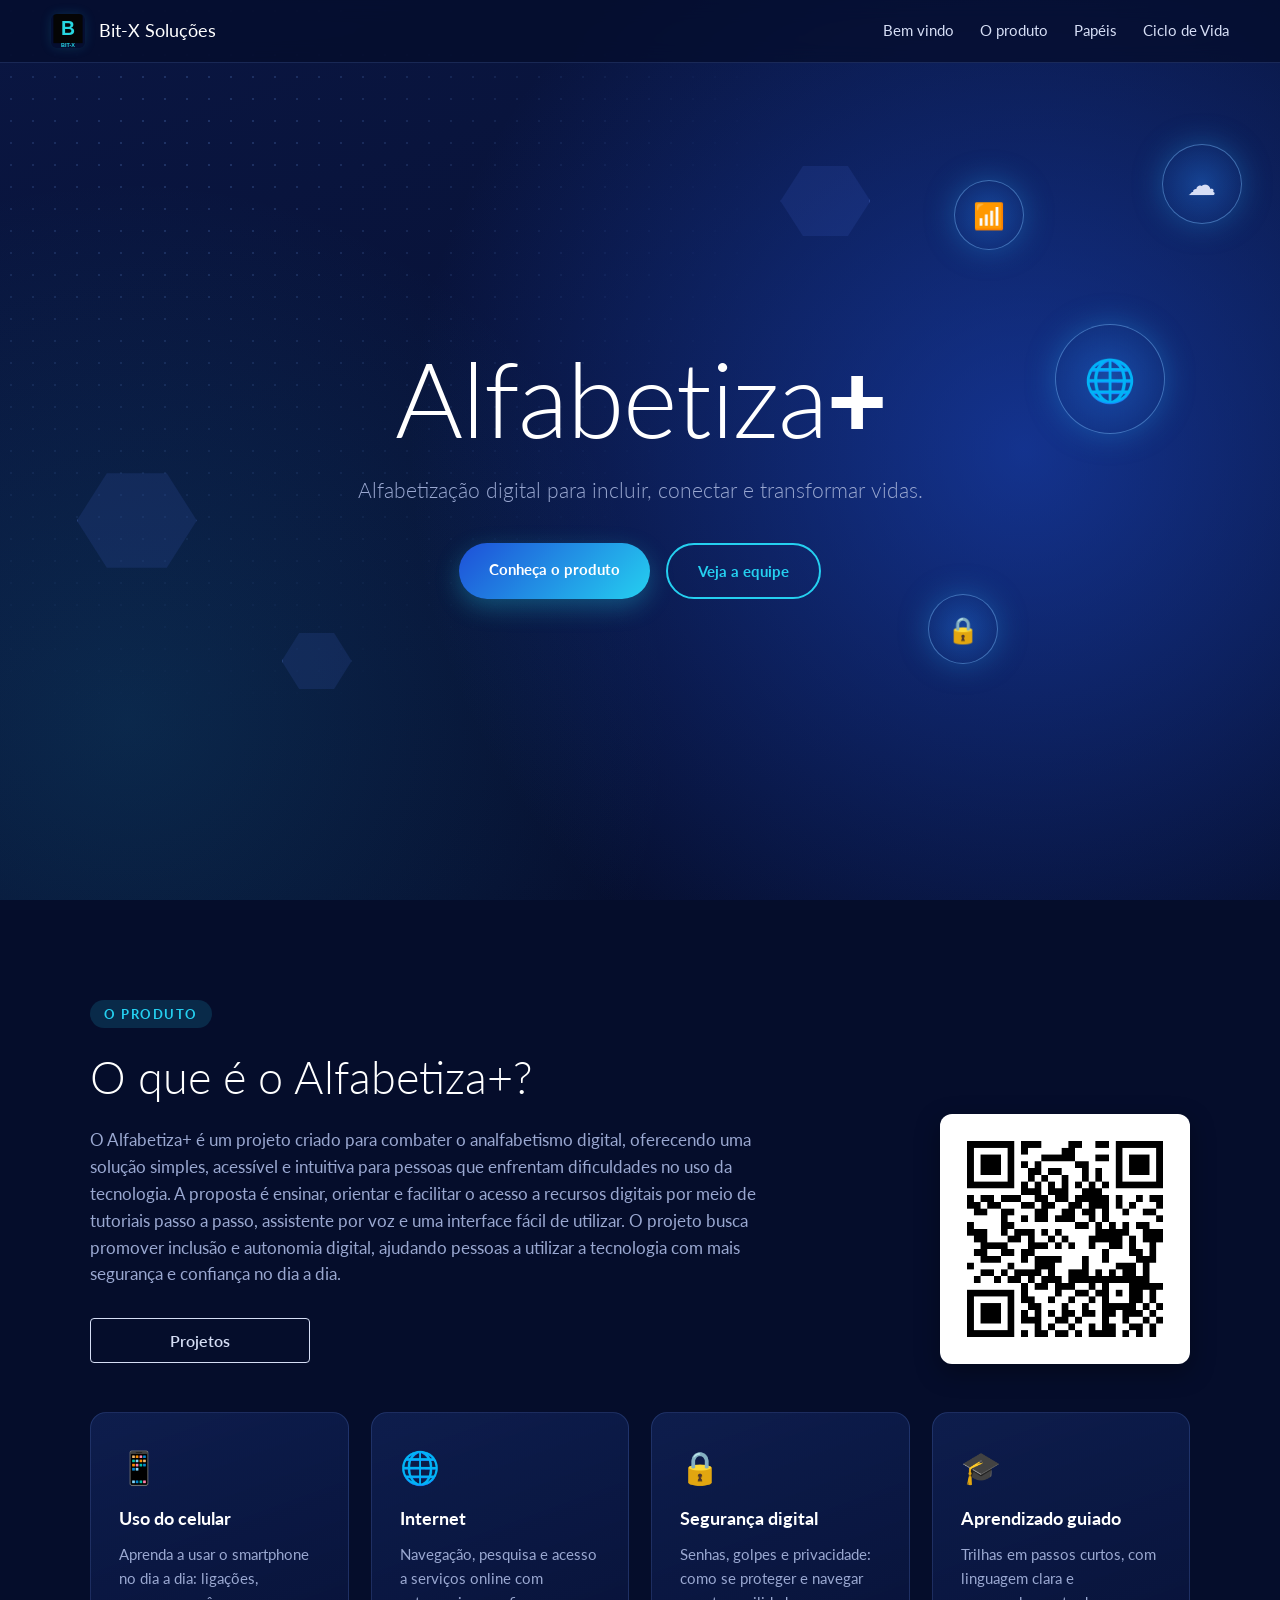
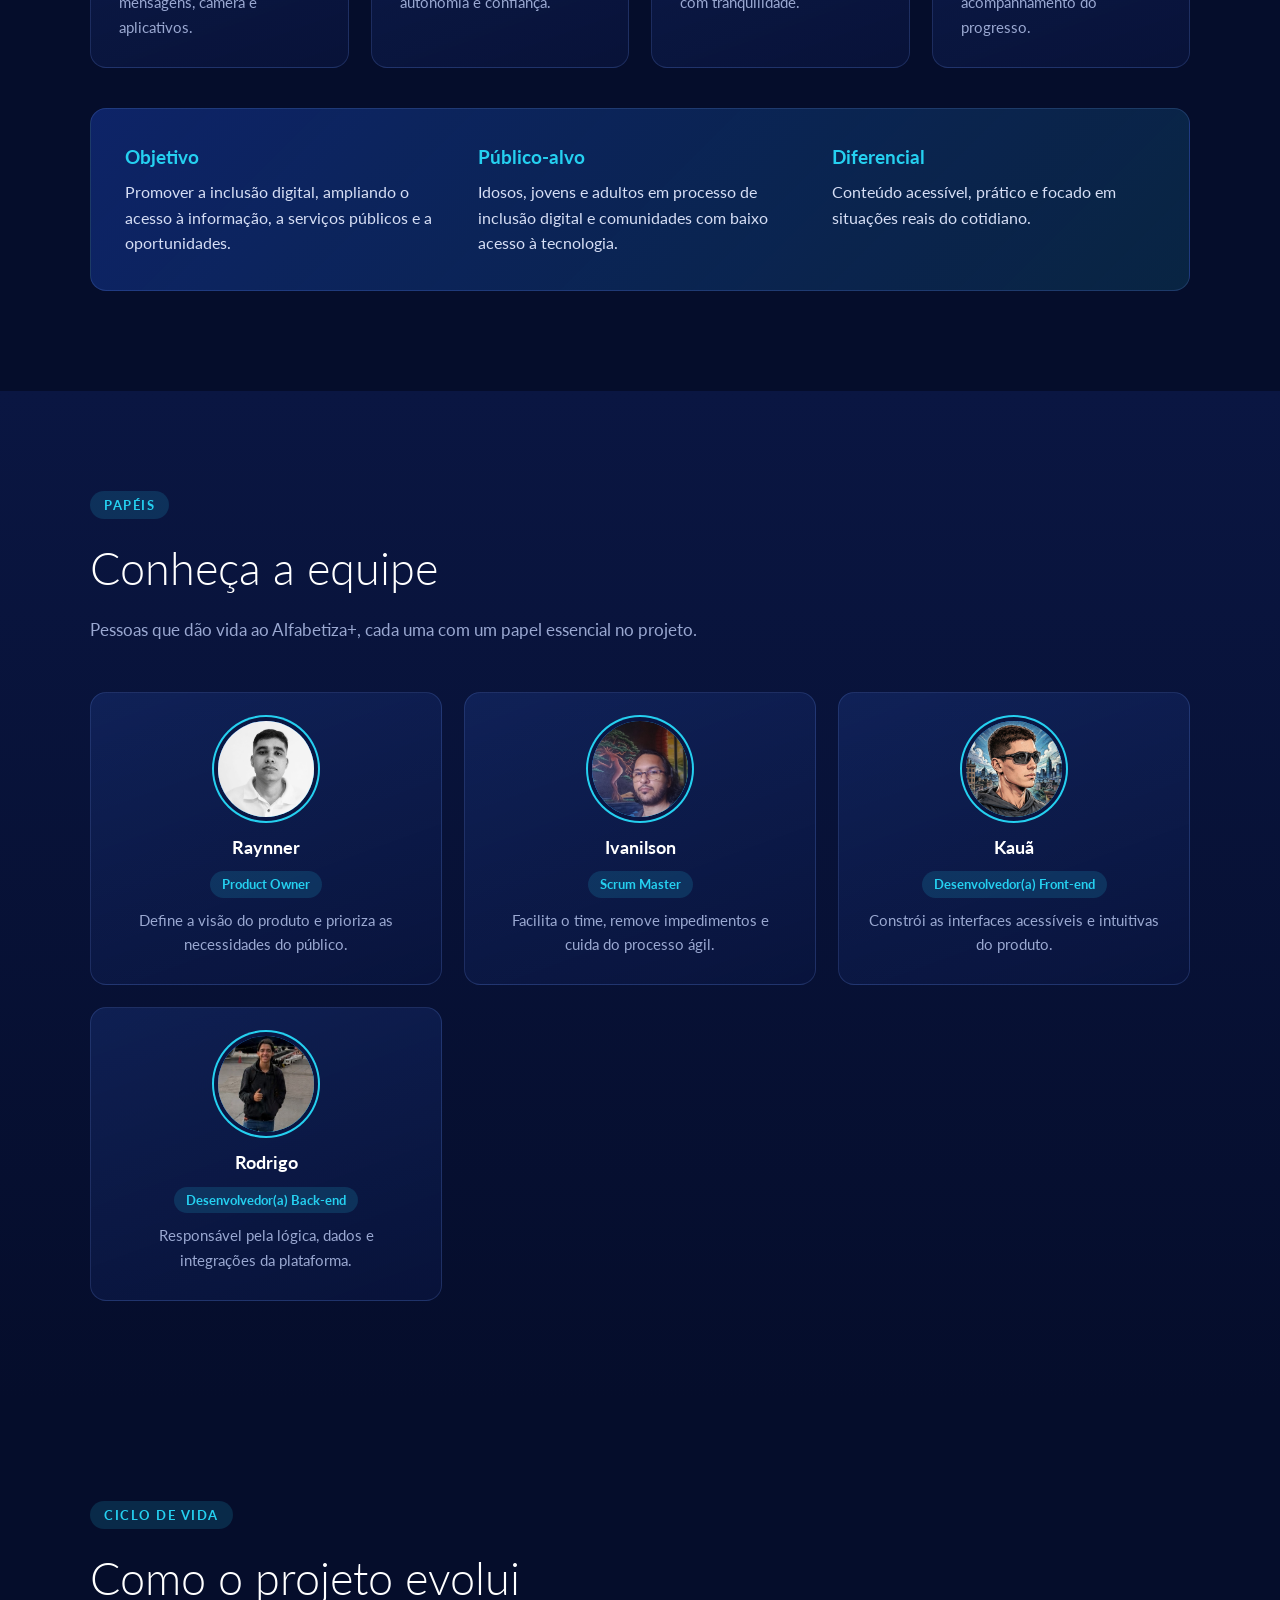
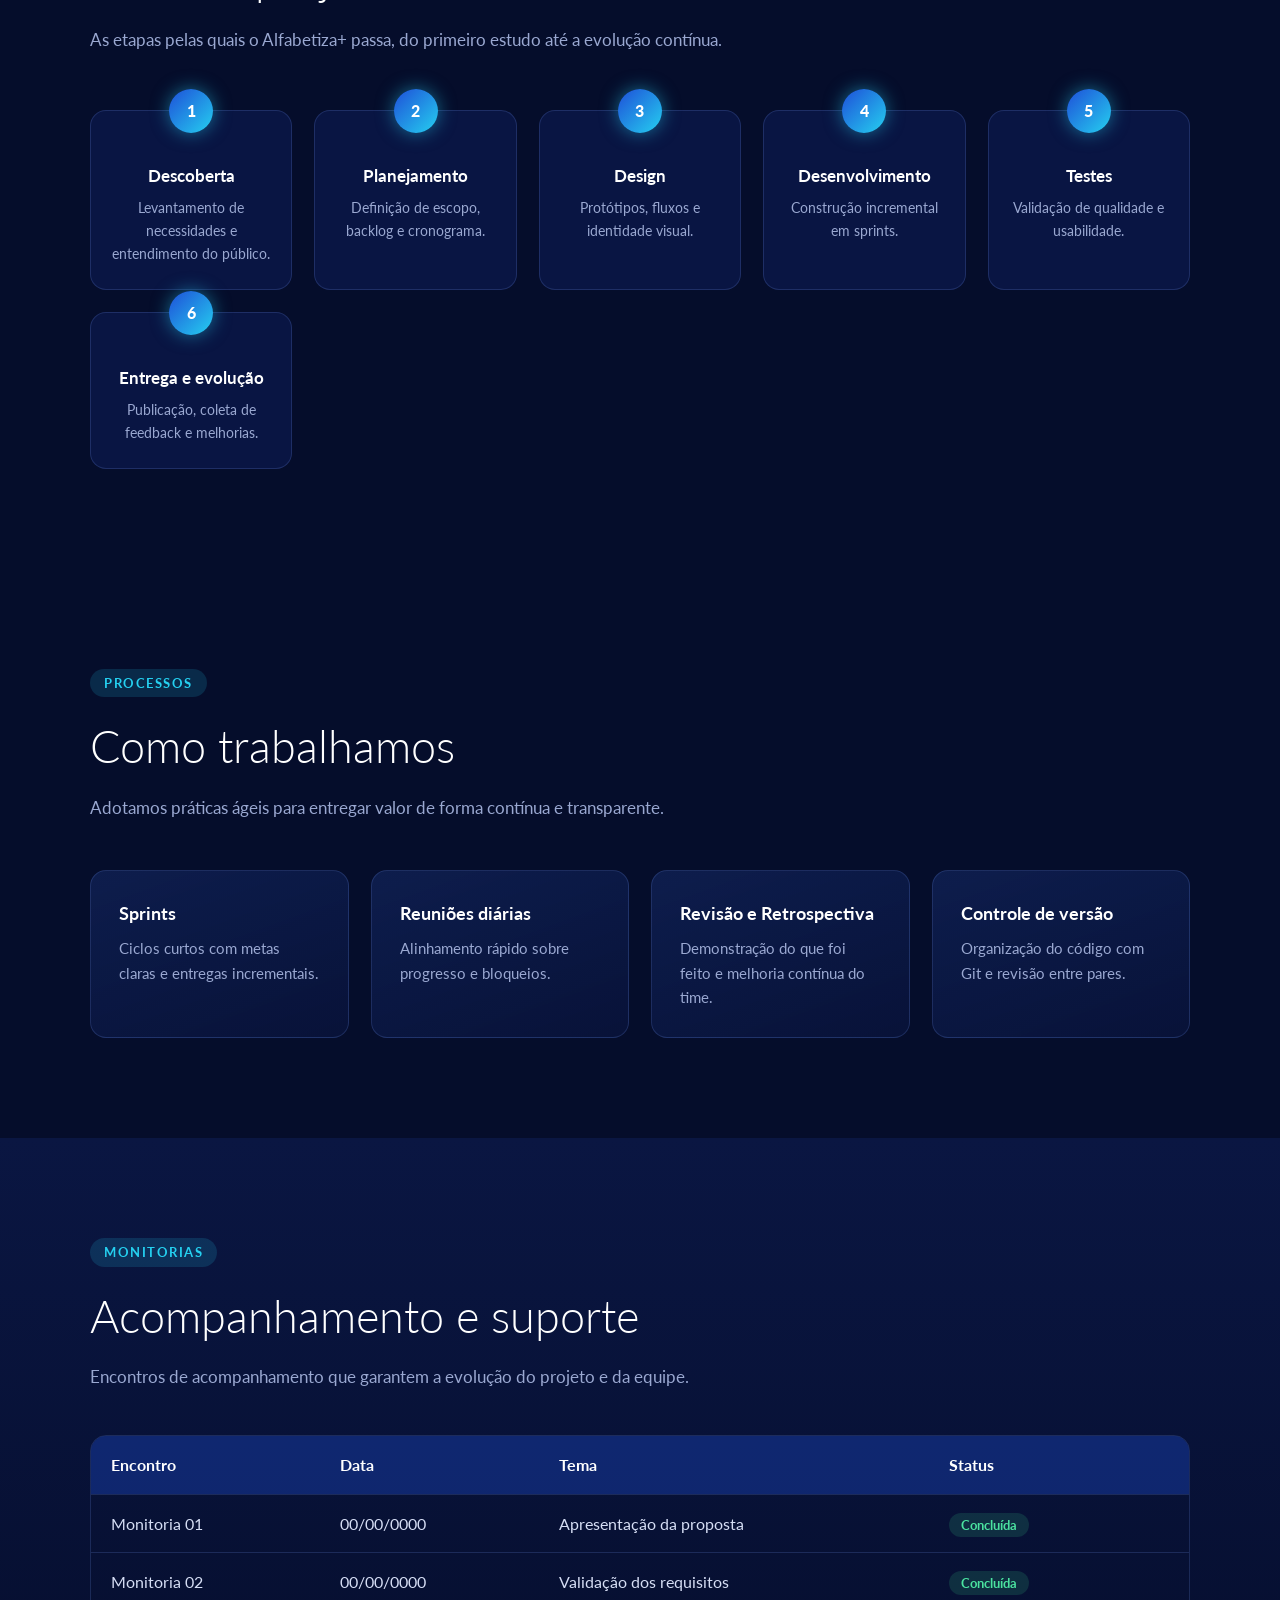
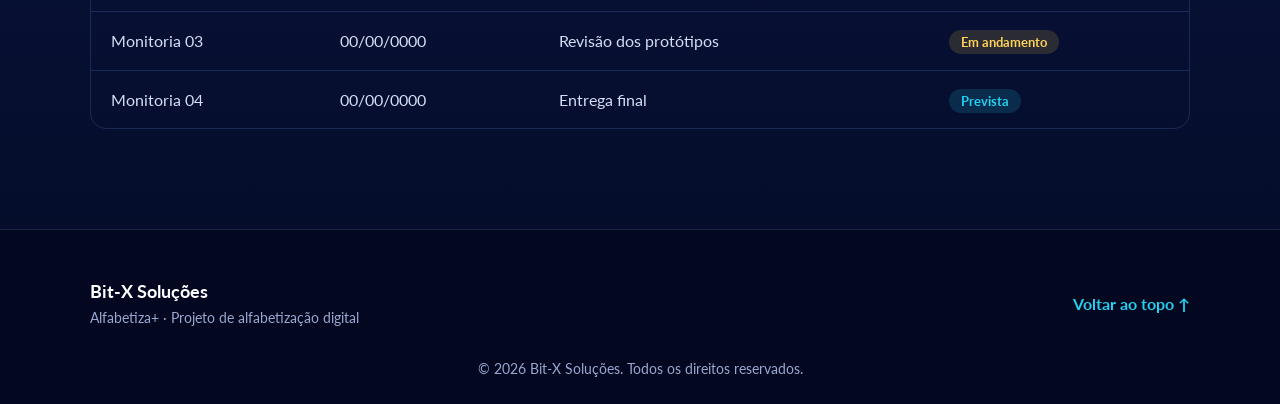
<file: produto.html>
<!DOCTYPE html>
<html lang="pt-BR">

<head>
  <meta charset="UTF-8">
  <meta name="viewport" content="width=device-width, initial-scale=1.0">
  <title>Alfabetiza+ | Bit-X Soluções</title>
  <meta name="description"
    content="Alfabetiza+ – projeto de alfabetização digital desenvolvido pela equipe Bit-X Soluções.">
  <link rel="preconnect" href="https://fonts.googleapis.com">
  <link rel="preconnect" href="https://fonts.gstatic.com" crossorigin>
  <link href="https://fonts.googleapis.com/css2?family=Lato:wght@300;400;700;900&display=swap" rel="stylesheet">
  <link rel="stylesheet" href="estilo.css">
</head>

<body>

  <!-- ============ CABEÇALHO ============ -->
  <header class="topo" id="topo">
    <a href="#inicio" class="marca">
      <svg class="logo" viewBox="0 0 48 56" role="img" aria-label="Logo Bit-X">
        <rect width="48" height="48" fill="#050505"/>
        <text x="24" y="35" text-anchor="middle" font-family="Arial, sans-serif" font-weight="700" font-size="32" fill="#27d6e0">B</text>
        <text x="24" y="54" text-anchor="middle" font-family="Arial, sans-serif" font-weight="700" font-size="9" fill="#27d6e0">BIT-X</text>
      </svg>
      <span class="marca-nome">Bit-X Soluções</span>
      
      <!--<span class="logo">B<sup>+</sup></span>
      <span class="marca-nome">Bit-X Soluções</span>-->
    </a>

    <input type="checkbox" id="menu-toggle" class="menu-toggle" aria-label="Abrir menu">
    <label for="menu-toggle" class="menu-botao" aria-hidden="true"><span></span><span></span><span></span></label>

    <nav class="menu">
      <a href="index.html">Bem vindo</a>
    <!--  <a href="#inicio">Início</a> -->
      <a href="#produto">O produto</a>
      <a href="#papeis">Papéis</a>
      <a href="#ciclo">Ciclo de Vida</a>
    </nav>
  </header>

  <main>

    <!-- ============ HERO ============ -->
    <section class="hero" >
      <div class="hex hex1"></div>
      <div class="hex hex2"></div>
      <div class="hex hex3"></div>

      <div class="hero-conteudo">
        <h1>Alfabetiza<span class="mais" id="inicio">+</span></h1>
        <p class="hero-sub">Alfabetização digital para incluir, conectar e transformar vidas.</p>
        <div class="hero-botoes">
          <a href="#produto" class="btn btn-primario">Conheça o produto</a>
          <a href="#papeis" class="btn btn-secundario">Veja a equipe</a>
        </div>
      </div>

      <div class="hero-icones" aria-hidden="true">
        <div class="orb orb-wifi">📶</div>
        <div class="orb orb-globo">🌐</div>
        <div class="orb orb-nuvem">☁️</div>
        <div class="orb orb-cadeado">🔒</div>
      </div>
    </section>
 <!-- ============ inicio ============ -->
    <!--
    <section class="secao" id="inicio">
      <div class="container">
        <span class="etiqueta">Início</span>
        <h2>O Nome, o significado, o propósito.</h2>
        <p class="intro">
          A logomarca da Bit-X Soluções representa a união entre tecnologia, inovação e eficiência. A letra "B" remete ao conceito de bit, base da computação, enquanto o "X" faz referência ao sistema hexadecimal, simbolizando precisão na resolução de problemas. As cores azul e verde transmitem inovação, crescimento e confiança, e a tipografia moderna reforça o profissionalismo da empresa. Juntos, esses elementos refletem o compromisso da Bit-X em desenvolver soluções tecnológicas inteligentes e confiáveis para seus clientes. 
        </p>
        </section>  -->


    <!-- ============ O PRODUTO ============ -->
    <section class="secao" id="produto">
      <div class="container">
        <span class="etiqueta">O produto</span>
        <h2>O que é o Alfabetiza+?</h2>
        <div class="produto-topo">
          <div class="produto-texto">
            <p class="intro">
              O Alfabetiza+ é um projeto criado para combater o analfabetismo digital, oferecendo uma solução simples,
              acessível e intuitiva para pessoas que enfrentam dificuldades no uso da tecnologia. A proposta é ensinar,
              orientar e facilitar o acesso a recursos digitais por meio de tutoriais passo a passo, assistente por voz e
              uma interface fácil de utilizar.

              O projeto busca promover inclusão e autonomia digital, ajudando pessoas a utilizar a tecnologia com mais
              segurança e confiança no dia a dia.
            </p>

            <a href="https://pi2026-alfa.vercel.app/"><button class="projeto-btn">Projetos</button></a>
          </div>

          <div class="produto-qr">
            <img class="QRCODE" src="qrcode-pi2026-alfa.png" alt="QR code para acessar o site do Alfabetiza+">
          </div>
        </div>

        <div class="grade grade-4">
          <article class="cartao">
            <div class="cartao-icone">📱</div>
            <h3>Uso do celular</h3>
            <p>Aprenda a usar o smartphone no dia a dia: ligações, mensagens, câmera e aplicativos.</p>
          </article>
          <article class="cartao">
            <div class="cartao-icone">🌐</div>
            <h3>Internet</h3>
            <p>Navegação, pesquisa e acesso a serviços online com autonomia e confiança.</p>
          </article>
          <article class="cartao">
            <div class="cartao-icone">🔒</div>
            <h3>Segurança digital</h3>
            <p>Senhas, golpes e privacidade: como se proteger e navegar com tranquilidade.</p>
          </article>
          <article class="cartao">
            <div class="cartao-icone">🎓</div>
            <h3>Aprendizado guiado</h3>
            <p>Trilhas em passos curtos, com linguagem clara e acompanhamento do progresso.</p>
          </article>
        </div>

        <div class="destaque">
          <div>
            <h3>Objetivo</h3>
            <p>Promover a inclusão digital, ampliando o acesso à informação, a serviços públicos e a oportunidades.</p>
          </div>
          <div>
            <h3>Público-alvo</h3>
            <p>Idosos, jovens e adultos em processo de inclusão digital e comunidades com baixo acesso à tecnologia.</p>
          </div>
          <div>
            <h3>Diferencial</h3>
            <p>Conteúdo acessível, prático e focado em situações reais do cotidiano.</p>
          </div>
        </div>
      </div>
    </section>

    <!-- ============ PAPÉIS / EQUIPE ============ -->
    <section class="secao secao-alt" id="papeis">
      <div class="container">
        <span class="etiqueta">Papéis</span>
        <h2>Conheça a equipe</h2>
        <p class="intro">Pessoas que dão vida ao Alfabetiza+, cada uma com um papel essencial no projeto.</p>

        <div class="grade grade-3">
          <!-- Substitua as iniciais por <img src="foto.jpg" alt="Nome"> se quiser usar fotos -->
          <article class="membro">
            <div class="avatar"><img src="img/raynner.jpg" alt=""></div>
            <h3>Raynner</h3>
            <span class="papel">Product Owner</span>
            <p>Define a visão do produto e prioriza as necessidades do público.</p>
          </article>
          <article class="membro">
            <div class="avatar"><img src="img/ivan.jpg" alt=""></div>
            <h3>Ivanilson</h3>
            <span class="papel">Scrum Master</span>
            <p>Facilita o time, remove impedimentos e cuida do processo ágil.</p>
          </article>
          <article class="membro">
            <div class="avatar"><img src="img/kaua.png" alt=""></div>
            <h3>Kauã</h3>
            <span class="papel">Desenvolvedor(a) Front-end</span>
            <p>Constrói as interfaces acessíveis e intuitivas do produto.</p>
          </article>
          <article class="membro">
            <div class="avatar"><img src="img/rodrigo.jpg" alt=""></div>
            <h3>Rodrigo</h3>
            <span class="papel">Desenvolvedor(a) Back-end</span>
            <p>Responsável pela lógica, dados e integrações da plataforma.</p>
          </article>

        </div>
      </div>
    </section>

    <!-- ============ CICLO DE VIDA ============ -->
    <section class="secao" id="ciclo">
      <div class="container">
        <span class="etiqueta">Ciclo de Vida</span>
        <h2>Como o projeto evolui</h2>
        <p class="intro">As etapas pelas quais o Alfabetiza+ passa, do primeiro estudo até a evolução contínua.</p>

        <ol class="linha-tempo">
          <li>
            <span class="num">1</span>
            <h3>Descoberta</h3>
            <p>Levantamento de necessidades e entendimento do público.</p>
          </li>
          <li>
            <span class="num">2</span>
            <h3>Planejamento</h3>
            <p>Definição de escopo, backlog e cronograma.</p>
          </li>
          <li>
            <span class="num">3</span>
            <h3>Design</h3>
            <p>Protótipos, fluxos e identidade visual.</p>
          </li>
          <li>
            <span class="num">4</span>
            <h3>Desenvolvimento</h3>
            <p>Construção incremental em sprints.</p>
          </li>
          <li>
            <span class="num">5</span>
            <h3>Testes</h3>
            <p>Validação de qualidade e usabilidade.</p>
          </li>
          <li>
            <span class="num">6</span>
            <h3>Entrega e evolução</h3>
            <p>Publicação, coleta de feedback e melhorias.</p>
          </li>
        </ol>
      </div>
    </section>

    <!-- ============ ARTEFATOS ============
    <section class="secao secao-alt" id="artefatos">
      <div class="container">
        <span class="etiqueta">Artefatos</span>
        <h2>Entregas do projeto</h2>
        <p class="intro">Documentos e materiais produzidos ao longo do desenvolvimento.</p>

        <div class="grade grade-3">
          <a href="#" class="artefato">
            <span class="artefato-tipo">DOC</span>
            <h3>Documento de Visão</h3>
            <p>Propósito, escopo e objetivos do produto.</p>
          </a>
          <a href="#" class="artefato">
            <span class="artefato-tipo">BACKLOG</span>
            <h3>Product Backlog</h3>
            <p>Lista priorizada de funcionalidades e histórias de usuário.</p>
          </a>
          <a href="#" class="artefato">
            <span class="artefato-tipo">UX</span>
            <h3>Protótipos</h3>
            <p>Telas e fluxos de navegação do aplicativo.</p>
          </a>
          <a href="#" class="artefato">
            <span class="artefato-tipo">UML</span>
            <h3>Diagramas</h3>
            <p>Casos de uso, classes e arquitetura da solução.</p>
          </a>
          <a href="#" class="artefato">
            <span class="artefato-tipo">QA</span>
            <h3>Plano de Testes</h3>
            <p>Cenários, critérios de aceite e relatórios.</p>
          </a>
          <a href="#" class="artefato">
            <span class="artefato-tipo">CÓDIGO</span>
            <h3>Repositório</h3>
            <p>Código-fonte e documentação técnica.</p>
          </a>
        </div>
      </div>
    </section> -->

    <!-- ============ PROCESSOS ============ -->
    <section class="secao" id="processos">
      <div class="container">
        <span class="etiqueta">Processos</span>
        <h2>Como trabalhamos</h2>
        <p class="intro">Adotamos práticas ágeis para entregar valor de forma contínua e transparente.</p>

        <div class="grade grade-4">
          <article class="cartao">
            <h3>Sprints</h3>
            <p>Ciclos curtos com metas claras e entregas incrementais.</p>
          </article>
          <article class="cartao">
            <h3>Reuniões diárias</h3>
            <p>Alinhamento rápido sobre progresso e bloqueios.</p>
          </article>
          <article class="cartao">
            <h3>Revisão e Retrospectiva</h3>
            <p>Demonstração do que foi feito e melhoria contínua do time.</p>
          </article>
          <article class="cartao">
            <h3>Controle de versão</h3>
            <p>Organização do código com Git e revisão entre pares.</p>
          </article>
        </div>
      </div>
    </section>

    <!-- ============ MONITORIAS ============ -->
    <section class="secao secao-alt" id="monitorias">
      <div class="container">
        <span class="etiqueta">Monitorias</span>
        <h2>Acompanhamento e suporte</h2>
        <p class="intro">Encontros de acompanhamento que garantem a evolução do projeto e da equipe.</p>

        <div class="tabela-wrap">
          <table class="tabela">
            <thead>
              <tr>
                <th>Encontro</th>
                <th>Data</th>
                <th>Tema</th>
                <th>Status</th>
              </tr>
            </thead>
            <tbody>
              <tr>
                <td>Monitoria 01</td>
                <td>00/00/0000</td>
                <td>Apresentação da proposta</td>
                <td><span class="status ok">Concluída</span></td>
              </tr>
              <tr>
                <td>Monitoria 02</td>
                <td>00/00/0000</td>
                <td>Validação dos requisitos</td>
                <td><span class="status ok">Concluída</span></td>
              </tr>
              <tr>
                <td>Monitoria 03</td>
                <td>00/00/0000</td>
                <td>Revisão dos protótipos</td>
                <td><span class="status andamento">Em andamento</span></td>
              </tr>
              <tr>
                <td>Monitoria 04</td>
                <td>00/00/0000</td>
                <td>Entrega final</td>
                <td><span class="status previsto">Prevista</span></td>
              </tr>
            </tbody>
          </table>
        </div>
      </div>
    </section>

  </main>

  <!-- ============ RODAPÉ ============ -->
  <footer class="rodape">
    <div class="container rodape-conteudo">
      <div>
        <strong>Bit-X Soluções</strong>
        <p>Alfabetiza+ · Projeto de alfabetização digital</p>
      </div>
      <a href="#topo" class="voltar">Voltar ao topo ↑</a>
    </div>
    <p class="copy">© 2026 Bit-X Soluções. Todos os direitos reservados.</p>
  </footer>

</body>

</html>
</file>
<file: estilo.css>
/* ============ VARIÁVEIS ============ */
:root {
  --azul-900: #050d2b;
  --azul-800: #0a1642;
  --azul-700: #0f1f5c;
  --azul-600: #16307f;
  --azul-500: #1e4fd8;
  --ciano: #25d0f0;
  --ciano-suave: rgba(37, 208, 240, 0.15);
  --branco: #ffffff;
  --texto: #d6def5;
  --texto-suave: #9aa8d1;
  --borda: rgba(120, 160, 255, 0.18);
  --raio: 16px;
}

/* ============ RESET ============ */
* { margin: 0; padding: 0; box-sizing: border-box; }
html { scroll-behavior: smooth; scroll-padding-top: 80px; }
body {
  font-family: 'Lato', system-ui, sans-serif;
  background: var(--azul-900);
  color: var(--texto);
  line-height: 1.6;
}
a { color: inherit; text-decoration: none; }
ol { list-style: none; }

.container { width: min(1100px, 92%); margin-inline: auto;}

/* ============ CABEÇALHO ============ */
.topo {
  position: fixed; inset: 0 0 auto 0; z-index: 100;
  display: flex; align-items: center; justify-content: space-between;
  padding: 14px 4%;
  background: rgba(5, 13, 43, 0.75);
  backdrop-filter: blur(10px);
  border-bottom: 1px solid var(--borda);
}
.marca { display: flex; align-items: center; gap: 14px; }
.logo {
  width: 34px; height: 34px; border-radius: 6px;
  display: grid; place-items: center;
  font-weight: 900; font-size: 1.2rem; color: var(--ciano);
 /* border: 2px solid var(--ciano); */
  box-shadow: 0 0 12px var(--ciano-suave);
}
.logo sup { font-size: .6rem; margin-left: 1px; }
.marca-nome { font-size: 1.1rem; font-weight: 400; color: var(--branco); }

.menu { display: flex; gap: 26px; }
.menu a {
  font-size: .95rem; color: var(--texto);
  padding: 4px 0; border-bottom: 2px solid transparent;
  transition: color .2s, border-color .2s;
}
.menu a:hover { color: var(--branco); border-color: var(--ciano); }

.menu-toggle, .menu-botao { display: none; }

/* ============ HERO ============ */
.hero {
  position: relative; overflow: hidden;
  min-height: 100vh;
  display: flex; align-items: center; justify-content: center;
  text-align: center;
  padding: 120px 5% 80px;
  background:
    radial-gradient(circle at 80% 50%, rgba(30, 79, 216, 0.55), transparent 55%),
    radial-gradient(circle at 10% 80%, rgba(37, 208, 240, 0.12), transparent 40%),
    linear-gradient(160deg, var(--azul-800), var(--azul-900));
}
.hero::before { /* pontilhado tecnológico */
  content: ""; position: absolute; inset: 0;
  background-image: radial-gradient(rgba(120, 170, 255, .35) 1px, transparent 1px);
  background-size: 22px 22px;
  mask-image: radial-gradient(circle at 15% 15%, #000, transparent 45%);
  -webkit-mask-image: radial-gradient(circle at 15% 15%, #000, transparent 45%);
  opacity: .6;
}
.hero-conteudo { position: relative; z-index: 2; max-width: 800px; }
.hero h1 {
  font-size: clamp(3rem, 9vw, 6.5rem);
  font-weight: 300; color: var(--branco);
  letter-spacing: -1px; line-height: 1.1;
}
.hero h1 .mais { font-weight: 900; color: var(--branco); }
.hero-sub {
  margin-top: 18px; font-size: clamp(1rem, 2vw, 1.3rem);
  color: var(--texto-suave); font-weight: 300;
}
.hero-botoes { margin-top: 36px; display: flex; gap: 16px; justify-content: center; flex-wrap: wrap; }

.btn {
  padding: 14px 30px; border-radius: 999px; font-weight: 700; font-size: .95rem;
  transition: transform .2s, box-shadow .2s, background .2s;
}
.btn:hover { transform: translateY(-3px); }
.btn-primario {
  background: linear-gradient(135deg, var(--azul-500), var(--ciano));
  color: var(--branco); box-shadow: 0 8px 24px rgba(37, 208, 240, .3);
}
.btn-secundario { border: 2px solid var(--ciano); color: var(--ciano); }
.btn-secundario:hover { background: var(--ciano-suave); }

/* hexágonos decorativos */
.hex {
  position: absolute; z-index: 1;
  clip-path: polygon(25% 5%, 75% 5%, 100% 50%, 75% 95%, 25% 95%, 0 50%);
  background: rgba(70, 110, 220, .14);
  border: 1px solid var(--borda);
}
.hex1 { width: 120px; height: 105px; left: 6%; top: 52%; }
.hex2 { width: 70px; height: 62px; left: 22%; top: 70%; }
.hex3 { width: 90px; height: 78px; right: 32%; top: 18%; }

/* ícones circulares */
.hero-icones { position: absolute; inset: 0; z-index: 1; pointer-events: none; }
.orb {
  position: absolute; display: grid; place-items: center; border-radius: 50%;
  border: 1px solid rgba(120, 190, 255, .45);
  background: radial-gradient(circle, rgba(37, 130, 240, .35), rgba(10, 30, 90, .2));
  box-shadow: 0 0 30px rgba(37, 160, 240, .35);
  animation: flutuar 6s ease-in-out infinite;
}
.orb-wifi    { width: 70px;  height: 70px;  right: 20%; top: 20%; font-size: 1.6rem; }
.orb-globo   { width: 110px; height: 110px; right: 9%;  top: 36%; font-size: 2.6rem; animation-delay: -2s; }
.orb-nuvem   { width: 80px;  height: 80px;  right: 3%;  top: 16%; font-size: 1.8rem; animation-delay: -4s; }
.orb-cadeado { width: 70px;  height: 70px;  right: 22%; top: 66%; font-size: 1.6rem; animation-delay: -1s; }
@keyframes flutuar { 0%,100% { transform: translateY(0); } 50% { transform: translateY(-14px); } }

/* ============ SEÇÕES ============ */
.secao { padding: 100px 0; }
.secao-alt { background: linear-gradient(180deg, var(--azul-800), var(--azul-900)); }
.etiqueta {
  display: inline-block; padding: 4px 14px; border-radius: 999px;
  background: var(--ciano-suave); color: var(--ciano);
  font-size: .8rem; font-weight: 700; letter-spacing: 1.5px; text-transform: uppercase;
}
.secao h2 {
  margin-top: 14px; font-size: clamp(1.9rem, 4vw, 2.8rem);
  font-weight: 300; color: var(--branco);
}
.projeto-btn{
    width: 220px;
    background-color: transparent;
    border: solid 1px #d6def5;
    border-radius: 4px;
    padding: 12px 20px;
    color: var(--corTerciaria);
    font-size: 16px;
    font-family: var(--fontePrincipal);
    font-weight: 600;
    text-align: center;
    margin-top: 30px;
}

/* texto à esquerda, QR code à direita */
.produto-topo {
  display: flex; align-items: center; justify-content: space-between;
  gap: 40px; flex-wrap: wrap;
}
.produto-texto { flex: 1 1 420px; }
.produto-qr { flex: 0 0 auto; margin-inline: auto; }

.QRCODE{
  display: block;
  height: 250px;
  width: 250px;
  border-radius: 12px;
  box-shadow: 0 8px 24px rgba(0, 0, 0, .35);
}


.intro { margin-top: 12px; max-width: 700px; color: var(--texto-suave); font-size: 1.05rem; }

.grade { margin-top: 48px; display: grid; gap: 22px; }
.grade-3 { grid-template-columns: repeat(auto-fit, minmax(260px, 1fr)); }
.grade-4 { grid-template-columns: repeat(auto-fit, minmax(220px, 1fr)); }

/* cartões */
.cartao, .membro, .artefato {
  background: linear-gradient(160deg, rgba(30, 60, 140, .35), rgba(10, 22, 66, .6));
  border: 1px solid var(--borda); border-radius: var(--raio);
  padding: 28px; transition: transform .25s, border-color .25s, box-shadow .25s;
}
.cartao:hover, .membro:hover, .artefato:hover {
  transform: translateY(-6px); border-color: var(--ciano);
  box-shadow: 0 14px 36px rgba(0, 0, 0, .35);
}
.cartao-icone { font-size: 2rem; margin-bottom: 12px; }
.cartao h3, .membro h3, .artefato h3 { color: var(--branco); font-size: 1.15rem; margin-bottom: 8px; }
.cartao p, .membro p, .artefato p { color: var(--texto-suave); font-size: .95rem; }

/* destaque */
.destaque {
  margin-top: 40px; padding: 34px; border-radius: var(--raio);
  display: grid; gap: 30px; grid-template-columns: repeat(auto-fit, minmax(240px, 1fr));
  background: linear-gradient(135deg, rgba(30, 79, 216, .35), rgba(37, 208, 240, .12));
  border: 1px solid var(--borda);
}
.destaque h3 { color: var(--ciano); margin-bottom: 6px; }

/* equipe */
.membro { text-align: center; }
.avatar {
  width: 96px; height: 96px; margin: 0 auto 16px; border-radius: 50%;
  display: grid; place-items: center; overflow: hidden;
  font-size: 1.8rem; font-weight: 900; color: var(--branco);
  background: linear-gradient(135deg, var(--azul-500), var(--ciano));
  box-shadow: 0 0 0 4px var(--azul-800), 0 0 0 6px var(--ciano);
}
.avatar img { width: 100%; height: 100%; object-fit: cover; }
.papel {
  display: inline-block; margin-bottom: 10px; padding: 3px 12px; border-radius: 999px;
  background: var(--ciano-suave); color: var(--ciano); font-size: .8rem; font-weight: 700;
}

/* linha do tempo */
.linha-tempo {
  margin-top: 56px; display: grid; gap: 22px;
  grid-template-columns: repeat(auto-fit, minmax(170px, 1fr));
  counter-reset: etapa;
}
.linha-tempo li {
  position: relative; padding: 52px 20px 24px; text-align: center;
  background: rgba(15, 31, 92, .5); border: 1px solid var(--borda); border-radius: var(--raio);
}
.linha-tempo .num {
  position: absolute; top: -22px; left: 50%; transform: translateX(-50%);
  width: 44px; height: 44px; border-radius: 50%; display: grid; place-items: center;
  font-weight: 900; color: var(--branco);
  background: linear-gradient(135deg, var(--azul-500), var(--ciano));
  box-shadow: 0 0 18px rgba(37, 208, 240, .5);
}
.linha-tempo h3 { color: var(--branco); font-size: 1.05rem; margin-bottom: 6px; }
.linha-tempo p { font-size: .9rem; color: var(--texto-suave); }

/* artefatos */
.artefato { display: block; }
.artefato-tipo {
  display: inline-block; margin-bottom: 14px; padding: 4px 12px; border-radius: 6px;
  font-size: .75rem; font-weight: 900; letter-spacing: 1px;
  background: var(--azul-500); color: var(--branco);
}

/* tabela */
.tabela-wrap { margin-top: 44px; overflow-x: auto; border: 1px solid var(--borda); border-radius: var(--raio); }
.tabela { width: 100%; border-collapse: collapse; min-width: 560px; }
.tabela th, .tabela td { padding: 16px 20px; text-align: left; }
.tabela thead { background: rgba(30, 79, 216, .35); color: var(--branco); }
.tabela tbody tr { border-top: 1px solid var(--borda); transition: background .2s; }
.tabela tbody tr:hover { background: rgba(37, 208, 240, .06); }
.status { padding: 4px 12px; border-radius: 999px; font-size: .8rem; font-weight: 700; }
.status.ok { background: rgba(60, 220, 140, .15); color: #4be3a0; }
.status.andamento { background: rgba(255, 200, 70, .15); color: #ffd25a; }
.status.previsto { background: var(--ciano-suave); color: var(--ciano); }

/* ============ RODAPÉ ============ */
.rodape { padding: 48px 0 24px; background: #030820; border-top: 1px solid var(--borda); }
.rodape-conteudo { display: flex; justify-content: space-between; align-items: center; gap: 20px; flex-wrap: wrap; }
.rodape strong { color: var(--branco); font-size: 1.1rem; }
.rodape p { color: var(--texto-suave); font-size: .9rem; }
.voltar { color: var(--ciano); font-weight: 700; }
.voltar:hover { text-decoration: underline; }
.copy { margin-top: 28px; text-align: center; font-size: .8rem; }

/* ============ RESPONSIVO ============ */
@media (max-width: 960px) {
  .orb-wifi, .orb-nuvem, .hex3 { display: none; }
  .orb-globo { right: 4%; top: auto; bottom: 8%; width: 80px; height: 80px; font-size: 2rem; }
  .orb-cadeado { right: auto; left: 6%; top: auto; bottom: 10%; }
}

@media (max-width: 860px) {
  .menu-botao {
    display: flex; flex-direction: column; gap: 5px; cursor: pointer; padding: 6px;
  }
  .menu-botao span { width: 26px; height: 3px; background: var(--branco); border-radius: 2px; transition: .3s; }
  .menu {
    position: absolute; top: 100%; left: 0; right: 0;
    flex-direction: column; gap: 0;
    background: rgba(5, 13, 43, .97);
    max-height: 0; overflow: hidden; transition: max-height .35s;
  }
  .menu a { padding: 16px 6%; border-bottom: 1px solid var(--borda); }
  .menu-toggle:checked ~ .menu { max-height: 460px; }
  .menu-toggle:checked ~ .menu-botao span:nth-child(1) { transform: translateY(8px) rotate(45deg); }
  .menu-toggle:checked ~ .menu-botao span:nth-child(2) { opacity: 0; }
  .menu-toggle:checked ~ .menu-botao span:nth-child(3) { transform: translateY(-8px) rotate(-45deg); }
  .secao { padding: 70px 0; }
}

@media (prefers-reduced-motion: reduce) {
  * { animation: none !important; transition: none !important; scroll-behavior: auto !important; }
}
</file>
